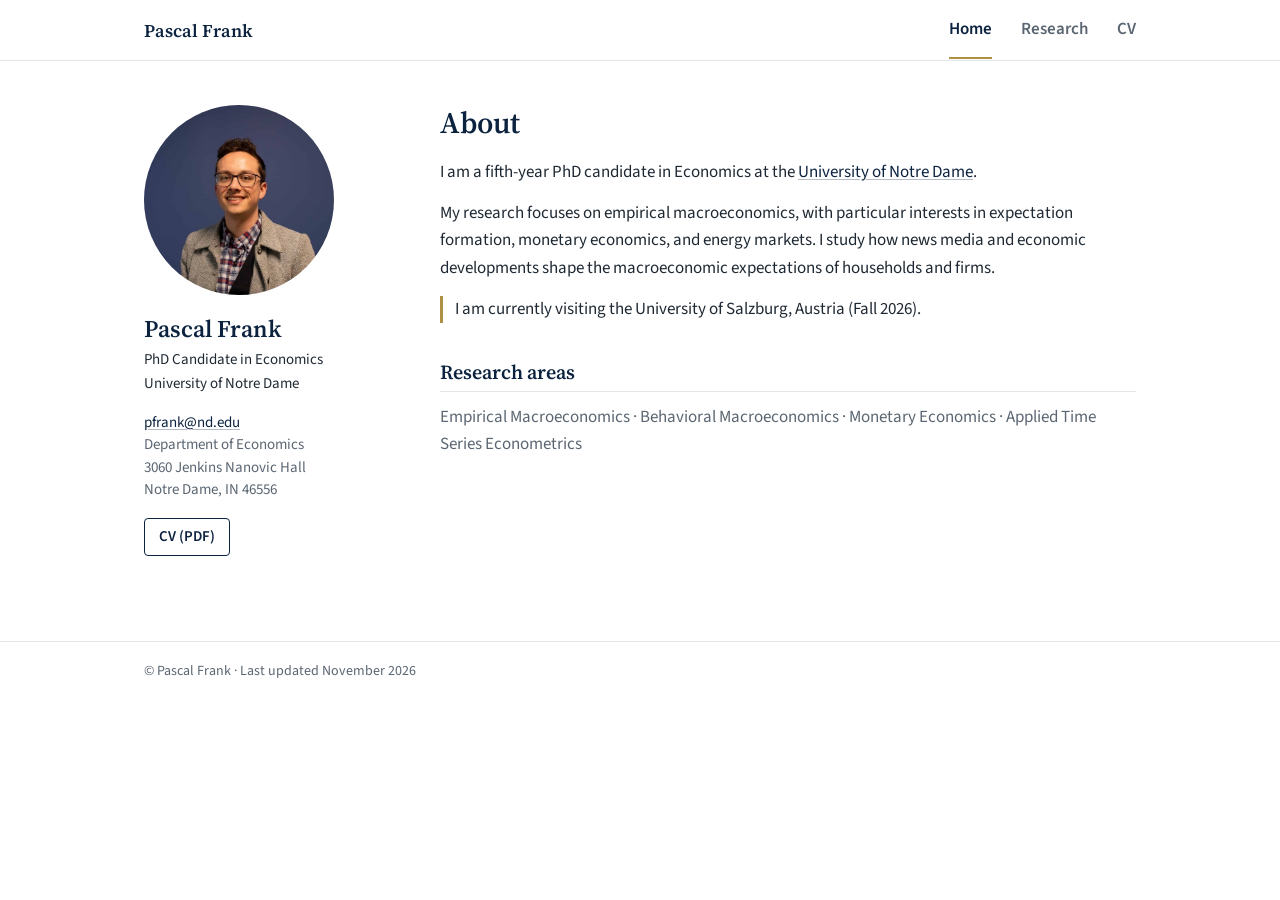
<file: index.html>
<!doctype html>
<html lang="en">
<head>
  <meta charset="utf-8">
  <meta name="viewport" content="width=device-width, initial-scale=1">
  <title>Pascal Frank | Economics</title>
  <meta name="description" content="Pascal Frank, PhD candidate in Economics at the University of Notre Dame. Research on expectation formation, monetary economics, and energy markets.">
  <link rel="preconnect" href="https://fonts.googleapis.com">
  <link rel="preconnect" href="https://fonts.gstatic.com" crossorigin>
  <link href="https://fonts.googleapis.com/css2?family=Source+Sans+3:wght@400;600&family=Source+Serif+4:opsz,wght@8..60,600&display=swap" rel="stylesheet">
  <link rel="stylesheet" href="style.css">
</head>
<body>

<header class="topbar">
  <div class="wrap topbar-inner">
    <a class="brand" href="#home">Pascal Frank</a>
    <nav class="tabs" aria-label="Main">
      <a href="#home" data-tab="home">Home</a>
      <a href="#research" data-tab="research">Research</a>
      <a href="#cv" data-tab="cv">CV</a>
    </nav>
  </div>
</header>

<div class="wrap layout">

  <!-- ===================== SIDEBAR ===================== -->
  <aside class="sidebar">
    <img class="portrait" src="images/photo.jpg" alt="Portrait of Pascal Frank" width="548" height="600">
    <h1 class="name">Pascal Frank</h1>
    <p class="role">PhD Candidate in Economics<br>University of Notre Dame</p>

    <p class="contact">
      <a href="mailto:pfrank@nd.edu">pfrank@nd.edu</a><br>
      Department of Economics<br>
      3060 Jenkins Nanovic Hall<br>
      Notre Dame, IN 46556
    </p>

    <p class="links">
      <a class="btn" href="cv/CV_Frank.pdf">CV (PDF)</a>
      <!-- Optional profile links: uncomment and fill in.
      <a href="https://scholar.google.com/citations?user=XXXX">Google Scholar</a>
      <a href="https://www.linkedin.com/in/XXXX">LinkedIn</a>
      <a href="https://github.com/XXXX">GitHub</a>
      -->
    </p>
  </aside>

  <main class="content">

    <!-- ===================== HOME ===================== -->
    <section id="tab-home" class="tab-panel">
      <h2>About</h2>
      <p>I am a fifth-year PhD candidate in Economics at the
        <a href="https://economics.nd.edu/">University of Notre Dame</a>.</p>
      <p>My research focuses on empirical macroeconomics, with particular interests in
        expectation formation, monetary economics, and energy markets. I study how news media
        and economic developments shape the macroeconomic expectations of households and firms.</p>
      <!-- Job market line: fill in and delete the word  hidden  when the JMP goes live. -->
      <p class="jmp-home" hidden>My job market paper, <a href="#research">[Title of job market paper]</a>, [one-sentence summary].</p>
      <p class="news">I am currently visiting the University of Salzburg, Austria (Fall 2026).</p>

      <h3>Research areas</h3>
      <p class="interests">Empirical Macroeconomics · Behavioral Macroeconomics · Monetary Economics · Applied Time Series Econometrics</p>
    </section>

    <!-- ===================== RESEARCH ===================== -->
    <section id="tab-research" class="tab-panel">
      <h2>Research</h2>

      <!-- ---------- Shaded block: Job Market Paper + Publications ---------- -->
      <div class="pubs">

        <!-- ===== JOB MARKET PAPER =====
             To publish: fill in the brackets, put the xlsx files in data/jmp/,
             and delete the word  hidden  on the next line (and on the Home tab line). -->
        <div class="jmp" hidden>
          <h3>Job Market Paper</h3>
          <article class="paper">
            <p class="title"><a href="[link to paper PDF, e.g. papers/Frank_JMP.pdf]">[Title of job market paper]</a></p>
            <p class="meta">[Month Year]. [Optional: with Coauthor.]</p>
            <details>
              <summary>Abstract</summary>
              <p>[Abstract text.]</p>
            </details>
            <div class="data">
              <p class="data-label">Data</p>
              <ul>
                <li><a href="data/jmp/dataset1.xlsx" download>[Dataset 1 name]</a> <span class="ft">xlsx</span></li>
                <li><a href="data/jmp/dataset2.xlsx" download>[Dataset 2 name]</a> <span class="ft">xlsx</span></li>
              </ul>
            </div>
          </article>
        </div>

        <h3>Publications</h3>

        <article class="paper">
          <p class="title"><a href="https://www.cambridge.org/core/journals/macroeconomic-dynamics/article/carbon-pricing-and-heterogeneity-in-household-inflation-expectations-evidence-from-the-euro-area/F0DDD221FC4CD774F591074B7250A5F4">Carbon Pricing and Heterogeneity in Household Inflation Expectations: Evidence from the Euro Area</a></p>
          <p class="meta"><em>Macroeconomic Dynamics</em>, forthcoming.</p>
          <details>
            <summary>Abstract</summary>
            <p>Given growing concerns among policymakers about the inflationary consequences of climate policies, I examine how households in the Euro Area adjust their inflation expectations in response to carbon policy shocks. The main finding is that a shock increasing energy inflation by one percentage point leads households to raise their inflation expectations by up to 0.1 percentage points. This aggregate response masks important cross-country heterogeneity, where the expectations response in countries with a larger share of energy-intensive goods in household consumption and a stronger deterioration of consumer sentiment is more pronounced. The timing and magnitude of these responses closely mirror those following an oil supply news shock, suggesting a common household expectations response to energy price shocks regardless of their source. Decomposing the response reveals that households adjust their expectations primarily through the energy price pass-through channel rather than in direct response to the shock itself.</p>
          </details>
        </article>
      </div>

      <!-- ---------- Working papers ---------- -->
      <h3>Working Papers</h3>

      <article class="paper">
        <p class="title">Oil, Inflation Expectations, and Household Characteristics: A Nonlinear Heterogeneous Agent VAR Approach</p>
        <p class="meta">with <a href="https://sites.google.com/site/cjsbaumeister/research">Christiane Baumeister</a>, <a href="https://sites.google.com/site/fhuber7/">Florian Huber</a>, and <a href="https://sites.google.com/site/garykoop/">Gary Koop</a>. December 2025. Draft coming soon.</p>
        <p class="plinks"><a href="https://drive.google.com/file/d/1z8DbvXQ2u5xDTngbeFyfgao5clPsiOYZ/view">Slides</a></p>
      </article>

      <article class="paper">
        <p class="title"><a href="https://papers.ssrn.com/sol3/papers.cfm?abstract_id=5289317">The Causal Effect of News on Inflation Expectations</a></p>
        <p class="meta">with <a href="https://sites.google.com/site/carolabindereconomics/">Carola Binder</a> and <a href="https://janeryngaert.github.io/#!/home">Jane Ryngaert</a>. July 2025.</p>
        <p class="plinks"><a href="https://www.nber.org/papers/w34088">NBER Working Paper 34088</a> · <a href="https://papers.ssrn.com/sol3/papers.cfm?abstract_id=5289317">SSRN</a></p>
        <details>
          <summary>Abstract</summary>
          <p>This paper studies the response of household inflation expectations to television news coverage of inflation. We analyze news data from CNN, Fox News, and MSNBC alongside a daily measure of inflation expectations. Using a local projection instrumental variables approach, we estimate the dynamic causal effect of inflation news coverage on household inflation expectations at a daily frequency. Increased media coverage of inflation raises expectations, with effects peaking within a few days and fading after approximately 11 days. Additionally, we document a key nonlinearity: release days with positive CPI surprises (i.e., inflation exceeding market expectations) generate more persistent news coverage, particularly on Fox News, and lead to stronger expectation responses than release days with negative surprises.</p>
        </details>
      </article>

      <!-- ---------- Work in progress ---------- -->
      <h3>Work in Progress</h3>
      <article class="paper">
        <p class="title">The Housing Channel of Labor Market Turnover</p>
        <p class="meta">with <a href="https://sites.nd.edu/rbachman/">Ruediger Bachmann</a> and <a href="https://www.benjaminborn.de/">Benjamin Born</a>.</p>
      </article>

      <!-- ---------- Pre-PhD ---------- -->
      <h3>Pre-PhD Work</h3>
      <article class="paper">
        <p class="title"><a href="https://www.ifw-kiel.de/publications/the-ukraine-support-tracker-which-countries-help-ukraine-and-how-20852/">The Ukraine Support Tracker: Which Countries Help Ukraine and How?</a></p>
        <p class="meta">with C. Trebesch, A. Antezza, K. Bushnell, Y. Dyussimbinov, A. Frank, L. Franz, I. Kharitonov, B. Kumar, E. Rebinskaya, S. Schramm, C. Schade, and L. Weiser. Kiel Working Paper 2218.</p>
      </article>

      <!-- ---------- Presentations ---------- -->
      <h3>Conference Presentations</h3>
      <dl class="talks">
        <dt>2026</dt>
        <dd>5th Italian Workshop of Econometrics and Empirical Economics · North American Summer Meeting of the Econometric Society</dd>
        <dt>2025</dt>
        <dd>Junior Milan Time Series Workshop · First Asian Conference on Expectations in Macroeconomics (University of Macau) · Notre Dame Graduate Research Symposium · 7th Behavioral Macroeconomics Workshop, University of Bamberg (poster) · 15th ifo Conference on Macroeconomics and Survey Data (poster)</dd>
      </dl>
    </section>

    <!-- ===================== CV ===================== -->
    <section id="tab-cv" class="tab-panel">
      <h2>Curriculum Vitae</h2>
      <p><a class="btn" href="cv/CV_Frank.pdf">Download CV (PDF)</a></p>
      <!-- To update: replace cv/CV_Frank.pdf with the new file (same name). -->
      <object class="cv-frame" data="cv/CV_Frank.pdf" type="application/pdf" aria-label="CV (PDF)">
        <p>Your browser can't display the PDF here. <a href="cv/CV_Frank.pdf">Open the CV</a>.</p>
      </object>
    </section>

  </main>
</div>

<footer class="footer">
  <div class="wrap">© Pascal Frank · Last updated November 2026</div>
</footer>

<script>
  // Simple tab switching via the URL hash (#home, #research, #cv).
  (function () {
    var tabs = ['home', 'research', 'cv'];
    function show() {
      var id = location.hash.replace('#', '');
      if (tabs.indexOf(id) === -1) id = 'home';
      tabs.forEach(function (t) {
        document.getElementById("tab-" + t).hidden = (t !== id);
        var link = document.querySelector('[data-tab="' + t + '"]');
        if (t === id) link.setAttribute('aria-current', 'page');
        else link.removeAttribute('aria-current');
      });
      var names = { home: 'Economics', research: 'Research', cv: 'CV' };
      document.title = 'Pascal Frank | ' + names[id];
      window.scrollTo(0, 0);
    }
    window.addEventListener('hashchange', show);
    show();
  })();
</script>
</body>
</html>
</file>
<file: style.css>
/* ---------- Colors and type ---------- */
:root {
  --navy: #0c2340;        /* Notre Dame blue */
  --gold: #ae9142;        /* Notre Dame gold */
  --ink: #1f2933;
  --muted: #5b6672;
  --line: #e3e6ea;
  --shade: #f3f5f8;       /* publications background */
  --bg: #ffffff;
  --serif: "Source Serif 4", Georgia, serif;
  --sans: "Source Sans 3", -apple-system, "Segoe UI", Arial, sans-serif;
}

* { box-sizing: border-box; }
html { -webkit-text-size-adjust: 100%; }
body {
  margin: 0;
  background: var(--bg);
  color: var(--ink);
  font: 17px/1.6 var(--sans);
}
a { color: var(--navy); text-decoration-color: rgba(12, 35, 64, .3); text-underline-offset: 2px; }
a:hover { color: var(--gold); text-decoration-color: currentColor; }

.wrap { max-width: 1040px; margin: 0 auto; padding: 0 24px; }

/* ---------- Top bar ---------- */
.topbar { border-bottom: 1px solid var(--line); background: var(--bg); position: sticky; top: 0; z-index: 10; }
.topbar-inner { display: flex; align-items: center; justify-content: space-between; height: 60px; }
.brand { font: 600 18px var(--serif); color: var(--navy); text-decoration: none; }
.tabs a {
  margin-left: 26px; color: var(--muted); text-decoration: none; font-weight: 600;
  padding: 18px 0 16px; border-bottom: 2px solid transparent;
}
.tabs a:hover { color: var(--navy); }
.tabs a[aria-current="page"] { color: var(--navy); border-bottom-color: var(--gold); }

/* ---------- Layout ---------- */
.layout { display: grid; grid-template-columns: 240px minmax(0, 1fr); gap: 56px; padding-top: 44px; padding-bottom: 64px; }

.sidebar { font-size: 15px; color: var(--muted); }
.portrait { width: 190px; height: 190px; border-radius: 50%; object-fit: cover; object-position: 50% 30%; display: block; background: var(--shade); }
.name { font: 600 24px/1.2 var(--serif); color: var(--navy); margin: 20px 0 4px; }
.role { margin: 0 0 16px; color: var(--ink); }
.contact { margin: 0 0 16px; line-height: 1.5; }
.links a { display: inline-block; margin: 0 12px 6px 0; }
.btn {
  display: inline-block; padding: 6px 14px; border: 1px solid var(--navy); border-radius: 4px;
  color: var(--navy); text-decoration: none; font-weight: 600; font-size: 15px;
}
.btn:hover { background: var(--navy); color: #fff; }

/* ---------- Content ---------- */
h2 { font: 600 30px/1.2 var(--serif); color: var(--navy); margin: 0 0 18px; }
h3 { font: 600 20px/1.3 var(--serif); color: var(--navy); margin: 36px 0 12px; padding-bottom: 6px; border-bottom: 1px solid var(--line); }
.content p { margin: 0 0 14px; }
.news { border-left: 3px solid var(--gold); padding-left: 12px; color: var(--ink); }
.interests { color: var(--muted); }

/* Papers */
.paper { margin: 0 0 22px; }
.paper .title { font-weight: 600; margin: 0 0 2px; color: var(--ink); }
.paper .title a { color: var(--navy); }
.paper .meta { margin: 0 0 4px; color: var(--muted); font-size: 16px; }
.paper .plinks { margin: 0 0 4px; font-size: 15px; }

/* Shaded publications block */
.pubs { background: var(--shade); border-radius: 8px; padding: 6px 24px 8px; margin: 0 -24px 8px; }
.pubs h3 { margin-top: 18px; border-bottom-color: #d9dee5; }

/* Collapsible abstracts */
details { margin: 4px 0 0; }
summary {
  cursor: pointer; display: inline-block; list-style: none;
  font-size: 15px; font-weight: 600; color: var(--gold);
}
summary::-webkit-details-marker { display: none; }
summary::before { content: "▸"; display: inline-block; width: 1em; transition: transform .15s; }
details[open] summary::before { transform: rotate(90deg); }
details p { font-size: 15.5px; color: var(--ink); margin: 6px 0 0 !important; padding-left: 1em; border-left: 2px solid var(--line); }

/* Data box */
.data { margin-top: 10px; background: #fff; border: 1px solid var(--line); border-radius: 6px; padding: 10px 14px; }
.data-label { font-size: 13px; font-weight: 600; letter-spacing: .06em; text-transform: uppercase; color: var(--muted); margin: 0 0 4px !important; }
.data ul { margin: 0; padding-left: 18px; font-size: 15.5px; }
.ft { font-size: 12px; color: var(--muted); border: 1px solid var(--line); border-radius: 3px; padding: 0 4px; margin-left: 4px; }

/* Talks */
.talks { margin: 0; display: grid; grid-template-columns: 56px minmax(0, 1fr); gap: 6px 12px; font-size: 16px; }
.talks dt { font-weight: 600; color: var(--navy); }
.talks dd { margin: 0 0 8px; color: var(--ink); }

/* CV */
.cv-frame { width: 100%; height: 80vh; border: 1px solid var(--line); border-radius: 6px; margin-top: 8px; }

/* Footer */
.footer { border-top: 1px solid var(--line); color: var(--muted); font-size: 14px; padding: 18px 0 28px; }

/* ---------- Phones and small tablets ---------- */
@media (max-width: 760px) {
  body { font-size: 16px; }
  .wrap { padding: 0 16px; }
  .tabs a { margin-left: 16px; }
  .layout { grid-template-columns: minmax(0, 1fr); gap: 28px; padding-top: 28px; }
  .sidebar { display: grid; grid-template-columns: 96px minmax(0, 1fr); column-gap: 16px; align-items: center; }
  .portrait { width: 96px; height: 96px; grid-row: span 2; }
  .name { margin: 0; font-size: 22px; }
  .role { margin: 0; }
  .contact, .links { grid-column: 1 / -1; margin-top: 12px; }
  h2 { font-size: 26px; }
  .pubs { margin: 0 -16px 8px; padding: 4px 16px 8px; border-radius: 0; }
  .cv-frame { display: none; }  /* phones open the PDF via the button instead */
}
</file>
